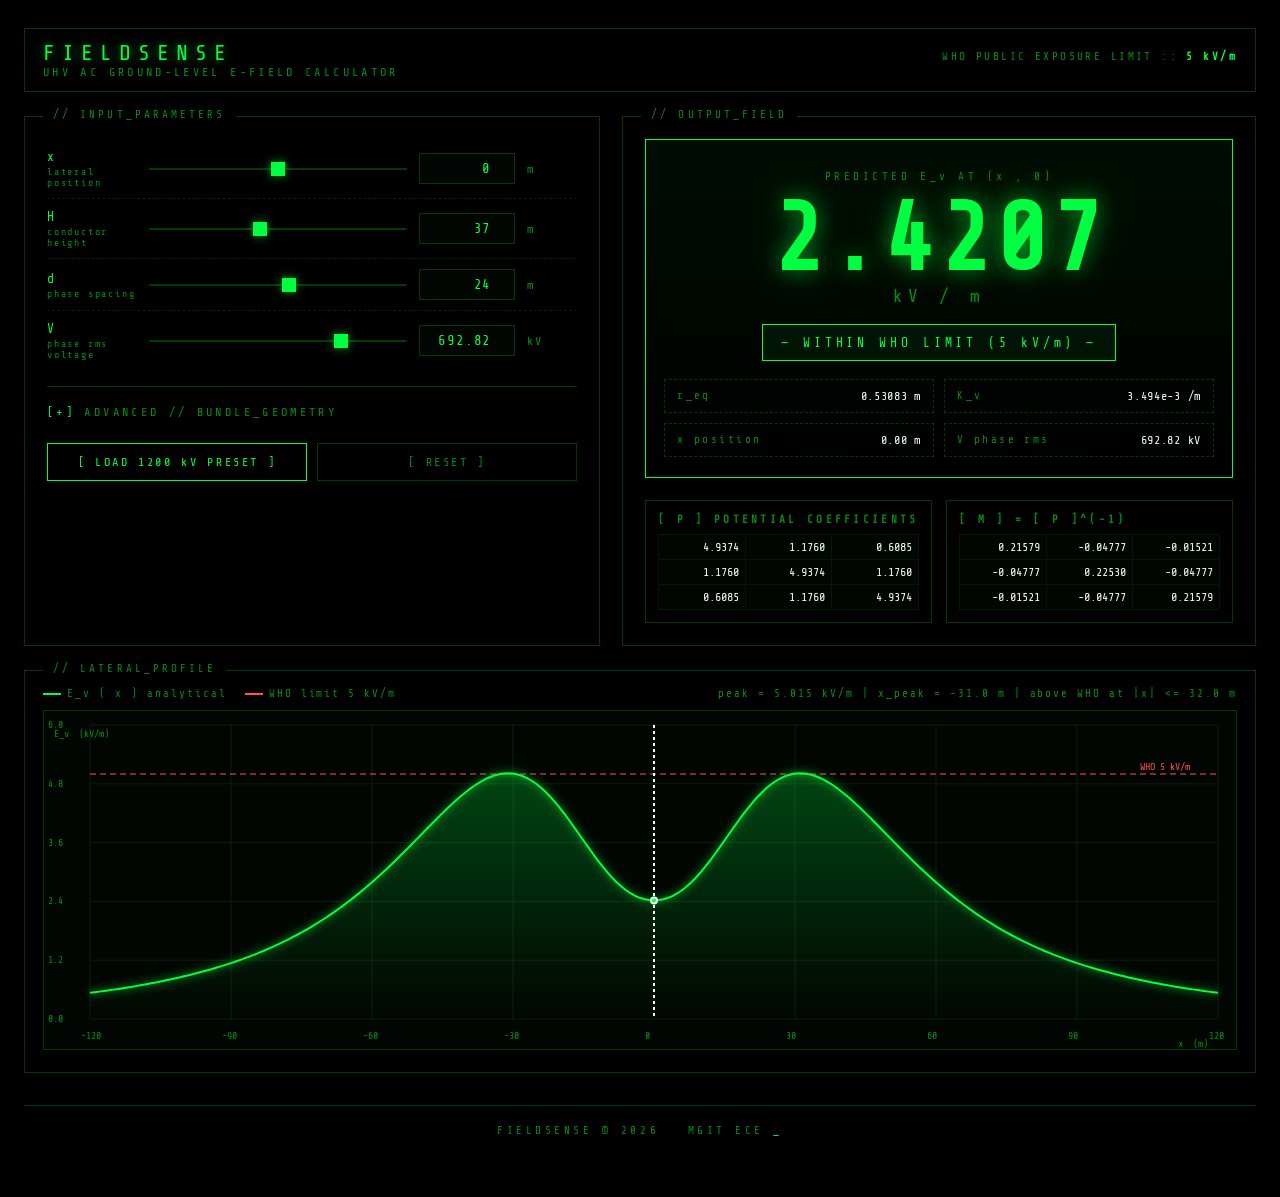
<file: project/index.html>
<!doctype html>
<html lang="en">
<head>
<meta charset="utf-8" />
<meta name="viewport" content="width=device-width,initial-scale=1" />
<title>FieldSense // UHV E-Field Calculator</title>
<link rel="preconnect" href="https://fonts.googleapis.com">
<link rel="preconnect" href="https://fonts.gstatic.com" crossorigin>
<link href="https://fonts.googleapis.com/css2?family=Share+Tech+Mono&display=swap" rel="stylesheet">
<style>
:root{
  --bg:#000;
  --green:#00FF41;
  --dim:#003B00;
  --accent:#008F11;
  --ghost:#F0FFF0;
  --panel:#06090604;
  --panel-solid:#070A07;
  --warn:#FF5252;
  --warn-dim:#3a0a0a;
}
*{box-sizing:border-box;margin:0;padding:0}
html,body{
  background:#000;color:var(--green);
  font-family:'Share Tech Mono','Courier New',monospace;
  min-height:100vh;overflow-x:hidden;
  cursor:url("data:image/svg+xml;utf8,<svg xmlns='http://www.w3.org/2000/svg' width='20' height='20' viewBox='0 0 20 20'><line x1='10' y1='0' x2='10' y2='20' stroke='%2300FF41' stroke-width='1'/><line x1='0' y1='10' x2='20' y2='10' stroke='%2300FF41' stroke-width='1'/><circle cx='10' cy='10' r='2' fill='none' stroke='%2300FF41' stroke-width='1'/></svg>") 10 10, crosshair;
}
::-webkit-scrollbar{width:8px;height:8px}
::-webkit-scrollbar-track{background:#000}
::-webkit-scrollbar-thumb{background:var(--dim)}
::-webkit-scrollbar-thumb:hover{background:var(--accent)}
::selection{background:var(--green);color:#000}

#bg{
  position:fixed;inset:0;z-index:-1;display:block;
  width:100vw;height:100vh;
}

main{
  max-width:1280px;margin:0 auto;
  padding:28px 24px 60px;
}

header.bar{
  display:flex;align-items:baseline;justify-content:space-between;
  padding:12px 18px;border:1px solid var(--dim);
  background:rgba(0,0,0,.6);backdrop-filter:blur(2px);
  margin-bottom:24px;
}
header .brand{
  font-size:22px;letter-spacing:.32em;color:var(--green);
  text-shadow:0 0 12px rgba(0,255,65,.6);
}
header .tag{
  color:var(--accent);font-size:12px;letter-spacing:.28em;
}
header .who-note{
  color:var(--accent);font-size:11px;letter-spacing:.22em;
}
header .who-note b{color:var(--green)}

.grid{
  display:grid;
  grid-template-columns: minmax(340px, 1fr) minmax(380px, 1.1fr);
  gap:22px;
}
@media(max-width:980px){.grid{grid-template-columns:1fr}}

.card{
  border:1px solid var(--dim);
  background:rgba(0,0,0,.72);
  padding:22px;
  position:relative;
}
.card::before{
  content:"// "attr(data-tag);
  position:absolute;top:-9px;left:18px;
  background:#000;padding:0 10px;
  color:var(--accent);font-size:11px;letter-spacing:.28em;
}

/* ===== inputs ===== */
.field{
  display:grid;grid-template-columns:90px 1fr 96px 50px;
  align-items:center;gap:12px;
  padding:10px 0;border-bottom:1px dashed #0a1f0a;
}
.field:last-child{border-bottom:none}
.field label{
  color:var(--green);font-size:13px;letter-spacing:.18em;
}
.field label small{
  display:block;color:var(--accent);font-size:10px;letter-spacing:.18em;
  margin-top:2px;
}
.field input[type=number]{
  background:#020602;color:var(--green);
  border:1px solid var(--dim);
  font-family:inherit;font-size:14px;letter-spacing:.06em;
  padding:7px 8px;text-align:right;
  outline:none;width:100%;
}
.field input[type=number]:focus{
  border-color:var(--green);
  box-shadow:0 0 12px rgba(0,255,65,.4);
}
.field .unit{color:var(--accent);font-size:12px;letter-spacing:.18em}

/* range slider — webkit */
input[type=range]{
  -webkit-appearance:none;appearance:none;
  width:100%;background:transparent;height:22px;cursor:inherit;
}
input[type=range]::-webkit-slider-runnable-track{
  height:2px;background:var(--dim);
}
input[type=range]::-moz-range-track{
  height:2px;background:var(--dim);
}
input[type=range]::-webkit-slider-thumb{
  -webkit-appearance:none;appearance:none;
  width:14px;height:14px;margin-top:-6px;border-radius:0;
  background:var(--green);border:1px solid var(--green);
  box-shadow:0 0 10px rgba(0,255,65,.6);
}
input[type=range]::-moz-range-thumb{
  width:14px;height:14px;border-radius:0;border:1px solid var(--green);
  background:var(--green);box-shadow:0 0 10px rgba(0,255,65,.6);
}

.advanced{
  margin-top:16px;border-top:1px solid var(--dim);padding-top:12px;
}
.advanced summary{
  cursor:inherit;color:var(--accent);font-size:12px;letter-spacing:.28em;
  list-style:none;padding:6px 0;user-select:none;
}
.advanced summary::-webkit-details-marker{display:none}
.advanced summary::before{content:"[+] ";color:var(--green)}
.advanced[open] summary::before{content:"[-] ";color:var(--green)}

.actions{
  display:flex;gap:10px;margin-top:18px;flex-wrap:wrap;
}
.btn{
  flex:1;min-width:140px;
  background:transparent;color:var(--green);
  border:1px solid var(--green);
  font-family:inherit;font-size:12px;letter-spacing:.22em;
  padding:11px 16px;cursor:inherit;text-align:center;
  transition:background .2s,color .2s,box-shadow .2s;
}
.btn:hover{background:var(--green);color:#000;box-shadow:0 0 14px rgba(0,255,65,.5)}
.btn.ghost{border-color:var(--dim);color:var(--accent)}
.btn.ghost:hover{background:var(--dim);color:var(--green);box-shadow:none}

/* ===== output ===== */
.readout{
  display:flex;flex-direction:column;align-items:center;
  padding:30px 18px 20px;
  border:1px solid var(--green);
  background:linear-gradient(180deg,rgba(0,255,65,.05),rgba(0,0,0,0));
  position:relative;
}
.readout .lbl{
  font-size:11px;letter-spacing:.32em;color:var(--accent);
}
.readout .big{
  font-size:clamp(56px,9vw,96px);
  letter-spacing:.04em;color:var(--green);
  text-shadow:0 0 22px rgba(0,255,65,.55),0 0 50px rgba(0,255,65,.25);
  line-height:1.05;margin-top:6px;font-weight:700;
}
.readout .unit-big{color:var(--accent);font-size:18px;letter-spacing:.3em;margin-top:-4px}

.status{
  margin-top:18px;padding:10px 18px;
  font-size:13px;letter-spacing:.3em;
  border:1px solid var(--green);color:var(--green);
  background:rgba(0,255,65,.06);
}
.status.exceeded{
  border-color:var(--warn);color:var(--warn);
  background:rgba(255,80,80,.08);
  text-shadow:0 0 10px rgba(255,80,80,.5);
  animation:warnPulse 1s ease-in-out infinite;
}
@keyframes warnPulse{
  0%,100%{box-shadow:0 0 0 rgba(255,80,80,0)}
  50%{box-shadow:0 0 22px rgba(255,80,80,.55)}
}

.subreads{
  display:grid;grid-template-columns:1fr 1fr;gap:10px;margin-top:18px;width:100%;
}
.subreads div{
  border:1px dashed var(--dim);
  padding:9px 12px;font-size:12px;color:var(--ghost);
  display:flex;justify-content:space-between;letter-spacing:.06em;
}
.subreads div span:first-child{color:var(--accent);letter-spacing:.22em;font-size:11px}

/* ===== matrix panels ===== */
.matrices{
  margin-top:22px;display:grid;grid-template-columns:1fr 1fr;gap:14px;
}
@media(max-width:600px){.matrices{grid-template-columns:1fr}}
.mat{
  border:1px solid var(--dim);padding:12px;
}
.mat h4{
  color:var(--accent);font-size:11px;letter-spacing:.3em;margin-bottom:8px;
}
.mat table{
  width:100%;border-collapse:collapse;font-size:12px;color:var(--ghost);
}
.mat td{
  padding:5px 6px;text-align:right;
  border:1px solid #051705;background:#020602;
  font-variant-numeric:tabular-nums;
}

/* ===== chart ===== */
.chart-wrap{
  margin-top:24px;
  border:1px solid var(--dim);background:rgba(0,0,0,.75);
  padding:16px 18px 22px;position:relative;
}
.chart-wrap::before{
  content:"// LATERAL_PROFILE";
  position:absolute;top:-9px;left:18px;
  background:#000;padding:0 10px;
  color:var(--accent);font-size:11px;letter-spacing:.28em;
}
.chart-meta{
  display:flex;justify-content:space-between;align-items:center;
  margin-bottom:10px;flex-wrap:wrap;gap:10px;
}
.chart-meta .legend{
  display:flex;gap:18px;font-size:11px;letter-spacing:.18em;color:var(--accent);
}
.chart-meta .legend i{
  display:inline-block;width:18px;height:2px;background:var(--green);
  vertical-align:middle;margin-right:6px;
}
.chart-meta .legend i.warn{background:var(--warn)}
.chart-meta .info{color:var(--accent);font-size:11px;letter-spacing:.18em}
#chart{width:100%;height:340px;display:block;background:#020602;border:1px solid var(--dim)}

footer{
  margin-top:32px;text-align:center;color:var(--accent);
  font-size:11px;letter-spacing:.32em;padding-top:18px;border-top:1px solid var(--dim);
}
footer .cur{color:var(--green);animation:blink 1s steps(2,start) infinite}
@keyframes blink{50%{opacity:0}}
</style>
</head>
<body>

<canvas id="bg"></canvas>

<main>
  <header class="bar">
    <div>
      <div class="brand">FIELDSENSE</div>
      <div class="tag">UHV AC GROUND-LEVEL E-FIELD CALCULATOR</div>
    </div>
    <div class="who-note">WHO PUBLIC EXPOSURE LIMIT :: <b>5 kV/m</b></div>
  </header>

  <div class="grid">

    <!-- INPUT CARD -->
    <section class="card" data-tag="INPUT_PARAMETERS">
      <div id="inputs"></div>

      <details class="advanced">
        <summary>ADVANCED // BUNDLE_GEOMETRY</summary>
        <div id="advInputs"></div>
      </details>

      <div class="actions">
        <button class="btn" id="presetBtn">[ LOAD 1200 kV PRESET ]</button>
        <button class="btn ghost" id="resetBtn">[ RESET ]</button>
      </div>
    </section>

    <!-- OUTPUT CARD -->
    <section class="card" data-tag="OUTPUT_FIELD">
      <div class="readout">
        <div class="lbl">PREDICTED  E_v  AT (x , 0)</div>
        <div class="big" id="outE">0.000</div>
        <div class="unit-big">kV / m</div>
        <div class="status" id="outStatus">— WITHIN LIMIT —</div>

        <div class="subreads">
          <div><span>r_eq</span><span id="outReq">—</span></div>
          <div><span>K_v</span><span id="outKv">—</span></div>
          <div><span>x position</span><span id="outX">—</span></div>
          <div><span>V phase rms</span><span id="outV">—</span></div>
        </div>
      </div>

      <div class="matrices">
        <div class="mat">
          <h4>[ P ] POTENTIAL COEFFICIENTS</h4>
          <table id="matP"></table>
        </div>
        <div class="mat">
          <h4>[ M ] = [ P ]^(-1)</h4>
          <table id="matM"></table>
        </div>
      </div>
    </section>
  </div>

  <!-- CHART -->
  <div class="chart-wrap">
    <div class="chart-meta">
      <div class="legend">
        <span><i></i>E_v ( x )  analytical</span>
        <span><i class="warn"></i>WHO limit 5 kV/m</span>
      </div>
      <div class="info" id="chartInfo">peak = — kV/m   |   x_peak = — m</div>
    </div>
    <canvas id="chart"></canvas>
  </div>

  <footer>FIELDSENSE &copy; 2026 &nbsp; MGIT ECE <span class="cur">_</span></footer>
</main>

<script>
/* ================================================================
   ANALYTICAL ENGINE  (port of analytical.py to JavaScript)
   ================================================================ */
function bundleEquivalentRadius(N, r, R){
  return Math.pow(N * r * Math.pow(R, N-1), 1/N);
}

function potentialMatrix(coords, r_eq){
  const n = coords.length;
  const P = [];
  for(let i=0;i<n;i++){
    const row = [];
    const [xi, yi] = coords[i];
    for(let j=0;j<n;j++){
      const [xj, yj] = coords[j];
      if(i===j) row.push(Math.log(2*yi / r_eq));
      else {
        const A = Math.hypot(xi-xj, yi-yj);
        const I = Math.hypot(xi-xj, yi+yj);
        row.push(Math.log(I/A));
      }
    }
    P.push(row);
  }
  return P;
}

/* 3x3 matrix inverse via adjugate / determinant */
function invert3x3(m){
  const a=m[0][0], b=m[0][1], c=m[0][2];
  const d=m[1][0], e=m[1][1], f=m[1][2];
  const g=m[2][0], h=m[2][1], i=m[2][2];
  const det = a*(e*i - f*h) - b*(d*i - f*g) + c*(d*h - e*g);
  if(Math.abs(det) < 1e-15) return null;
  const inv = [
    [(e*i - f*h)/det, (c*h - b*i)/det, (b*f - c*e)/det],
    [(f*g - d*i)/det, (a*i - c*g)/det, (c*d - a*f)/det],
    [(d*h - e*g)/det, (b*g - a*h)/det, (a*e - b*d)/det],
  ];
  return inv;
}

function fieldK(xEval, coords){
  return coords.map(([xi,yi]) => -2*yi / ((xEval-xi)*(xEval-xi) + yi*yi));
}

function matTtimesVec(M, K){
  /* M^T * K  for a square M */
  const n = M.length;
  const out = new Array(n).fill(0);
  for(let j=0;j<n;j++)
    for(let i=0;i<n;i++)
      out[j] += M[i][j] * K[i];
  return out;
}

function computeEv(p){
  const { x, H, d, V, N, R, r } = p;
  const r_eq = bundleEquivalentRadius(N, r, R);
  const coords = [[-d, H], [0, H], [d, H]];
  const P = potentialMatrix(coords, r_eq);
  const M = invert3x3(P);
  const K = fieldK(x, coords);
  const Kv = matTtimesVec(M, K);
  const [k1, k2, k3] = Kv;
  const Kv_s = Math.sqrt(Math.max(0,
    k1*k1 + k2*k2 + k3*k3 - k1*k2 - k2*k3 - k3*k1
  ));
  return { r_eq, P, M, K, Kv, K_v: Kv_s, E_v: Kv_s * V, coords };
}

/* ================================================================
   STATE  +  INPUT  WIDGETS
   ================================================================ */
const DEFAULTS = {
  x: 0,
  H: 37,
  d: 24,
  V: +(1200/Math.sqrt(3)).toFixed(3),
  N: 8,
  R: 0.6,
  r: 0.02815,
};
const STATE = { ...DEFAULTS };

const PRIMARY = [
  { key:"x", label:"x", desc:"lateral position", min:-150, max:150, step:0.5, unit:"m"  },
  { key:"H", label:"H", desc:"conductor height", min:5,    max:80,  step:0.5, unit:"m"  },
  { key:"d", label:"d", desc:"phase spacing",    min:5,    max:40,  step:0.5, unit:"m"  },
  { key:"V", label:"V", desc:"phase rms voltage",min:50,   max:900, step:0.5, unit:"kV" },
];
const ADVANCED = [
  { key:"N", label:"N", desc:"sub-conductors / bundle", min:1, max:12,  step:1,     unit:""  },
  { key:"R", label:"R", desc:"bundle radius",           min:0.05, max:1.5, step:0.01, unit:"m" },
  { key:"r", label:"r", desc:"sub-conductor radius",    min:0.005, max:0.05, step:0.001, unit:"m" },
];

function makeField(group, def){
  const row = document.createElement("div");
  row.className = "field";
  row.innerHTML = `
    <label>${def.label}<small>${def.desc}</small></label>
    <input type="range" data-key="${def.key}" min="${def.min}" max="${def.max}" step="${def.step}" value="${STATE[def.key]}">
    <input type="number" data-key="${def.key}" min="${def.min}" max="${def.max}" step="${def.step}" value="${STATE[def.key]}">
    <div class="unit">${def.unit}</div>
  `;
  group.appendChild(row);

  const rng = row.querySelector("input[type=range]");
  const num = row.querySelector("input[type=number]");
  function sync(val){
    const v = +val;
    STATE[def.key] = v;
    rng.value = v;
    num.value = v;
    update();
  }
  rng.addEventListener("input", e => sync(e.target.value));
  num.addEventListener("input", e => sync(e.target.value));
}

const grpPrimary  = document.getElementById("inputs");
const grpAdvanced = document.getElementById("advInputs");
PRIMARY.forEach(d => makeField(grpPrimary,  d));
ADVANCED.forEach(d => makeField(grpAdvanced, d));

document.getElementById("presetBtn").addEventListener("click", () => loadAll(DEFAULTS));
document.getElementById("resetBtn").addEventListener("click",  () => loadAll(DEFAULTS));

function loadAll(src){
  Object.assign(STATE, src);
  document.querySelectorAll("input[type=range],input[type=number]").forEach(el=>{
    const k = el.dataset.key;
    if(k in STATE) el.value = STATE[k];
  });
  update();
}

/* ================================================================
   RENDER  OUTPUT
   ================================================================ */
const outE      = document.getElementById("outE");
const outStatus = document.getElementById("outStatus");
const outReq    = document.getElementById("outReq");
const outKv     = document.getElementById("outKv");
const outX      = document.getElementById("outX");
const outV      = document.getElementById("outV");
const matPEl    = document.getElementById("matP");
const matMEl    = document.getElementById("matM");

function renderMatrix(el, M, digits){
  let html = "";
  for(const row of M){
    html += "<tr>";
    for(const v of row){
      html += `<td>${v.toFixed(digits)}</td>`;
    }
    html += "</tr>";
  }
  el.innerHTML = html;
}

const WHO = 5.0;

function update(){
  const res = computeEv(STATE);
  const E = res.E_v;

  outE.textContent   = E.toFixed(4);
  outReq.textContent = res.r_eq.toFixed(5) + " m";
  outKv.textContent  = res.K_v.toExponential(3) + " /m";
  outX.textContent   = STATE.x.toFixed(2) + " m";
  outV.textContent   = STATE.V.toFixed(2) + " kV";

  if(E > WHO){
    outStatus.textContent = "⚠ EXCEEDS WHO LIMIT (" + WHO + " kV/m)";
    outStatus.classList.add("exceeded");
  } else {
    outStatus.textContent = "— WITHIN WHO LIMIT (" + WHO + " kV/m) —";
    outStatus.classList.remove("exceeded");
  }

  renderMatrix(matPEl, res.P, 4);
  renderMatrix(matMEl, res.M, 5);

  drawChart();
}

/* ================================================================
   LATERAL PROFILE CHART
   ================================================================ */
const chart = document.getElementById("chart");
const cctx  = chart.getContext("2d");
const chartInfo = document.getElementById("chartInfo");

function sizeChart(){
  const dpr = Math.min(window.devicePixelRatio || 1, 2);
  const w = chart.clientWidth, h = chart.clientHeight;
  chart.width  = w * dpr;
  chart.height = h * dpr;
  cctx.setTransform(dpr,0,0,dpr,0,0);
}
window.addEventListener("resize", () => { sizeChart(); drawChart(); });

function drawChart(){
  sizeChart();
  const w = chart.clientWidth, h = chart.clientHeight;
  const padL=46, padR=18, padT=14, padB=30;
  const plotW = w - padL - padR;
  const plotH = h - padT - padB;

  /* compute profile */
  const xMin = -120, xMax = 120, N = 240;
  const xs = new Array(N+1), ys = new Array(N+1);
  let yMax = 0, yPeak = 0, xPeakPos = 0;
  for(let i=0;i<=N;i++){
    const x = xMin + (xMax-xMin)*i/N;
    const res = computeEv({ ...STATE, x });
    xs[i] = x; ys[i] = res.E_v;
    if(res.E_v > yMax) yMax = res.E_v;
    if(res.E_v > yPeak){ yPeak = res.E_v; xPeakPos = x; }
  }
  /* round yMax up */
  const yScaleMax = Math.max(WHO*1.1, Math.ceil(yMax * 1.15));

  /* clear */
  cctx.fillStyle = "#020602";
  cctx.fillRect(0,0,w,h);

  /* gridlines */
  cctx.strokeStyle = "#0a1f0a";
  cctx.lineWidth = 1;
  cctx.font = "10px 'Share Tech Mono', monospace";
  cctx.fillStyle = "#008F11";

  const xTicks = [-120,-90,-60,-30,0,30,60,90,120];
  xTicks.forEach(t => {
    const px = padL + (t-xMin)/(xMax-xMin)*plotW;
    cctx.beginPath(); cctx.moveTo(px, padT); cctx.lineTo(px, padT+plotH); cctx.stroke();
    cctx.fillText(t+"", px-9, h-10);
  });
  const ySteps = 5;
  for(let i=0;i<=ySteps;i++){
    const v = yScaleMax * i/ySteps;
    const py = padT + plotH - (v/yScaleMax)*plotH;
    cctx.beginPath(); cctx.moveTo(padL, py); cctx.lineTo(padL+plotW, py); cctx.stroke();
    cctx.fillText(v.toFixed(1), 4, py+3);
  }

  /* axes labels */
  cctx.fillStyle = "#008F11";
  cctx.fillText("x  (m)", padL+plotW-40, h-2);
  cctx.save();
  cctx.translate(10, padT+12);
  cctx.fillText("E_v  (kV/m)", 0, 0);
  cctx.restore();

  /* WHO limit line */
  if(WHO <= yScaleMax){
    const py = padT + plotH - (WHO/yScaleMax)*plotH;
    cctx.strokeStyle = "#FF5252";
    cctx.setLineDash([6,4]);
    cctx.beginPath(); cctx.moveTo(padL, py); cctx.lineTo(padL+plotW, py); cctx.stroke();
    cctx.setLineDash([]);
    cctx.fillStyle = "#FF5252";
    cctx.fillText("WHO 5 kV/m", padL+plotW-78, py-4);
  }

  /* fill area under curve */
  cctx.beginPath();
  for(let i=0;i<=N;i++){
    const px = padL + (xs[i]-xMin)/(xMax-xMin)*plotW;
    const py = padT + plotH - (Math.min(ys[i],yScaleMax)/yScaleMax)*plotH;
    if(i===0) cctx.moveTo(px,py); else cctx.lineTo(px,py);
  }
  cctx.lineTo(padL+plotW, padT+plotH);
  cctx.lineTo(padL,        padT+plotH);
  cctx.closePath();
  const grad = cctx.createLinearGradient(0, padT, 0, padT+plotH);
  grad.addColorStop(0, "rgba(0,255,65,0.30)");
  grad.addColorStop(1, "rgba(0,255,65,0)");
  cctx.fillStyle = grad;
  cctx.fill();

  /* curve */
  cctx.strokeStyle = "#00FF41";
  cctx.lineWidth = 2;
  cctx.shadowColor = "#00FF41";
  cctx.shadowBlur = 8;
  cctx.beginPath();
  for(let i=0;i<=N;i++){
    const px = padL + (xs[i]-xMin)/(xMax-xMin)*plotW;
    const py = padT + plotH - (Math.min(ys[i],yScaleMax)/yScaleMax)*plotH;
    if(i===0) cctx.moveTo(px,py); else cctx.lineTo(px,py);
  }
  cctx.stroke();
  cctx.shadowBlur = 0;

  /* current-x marker */
  const mx = padL + (STATE.x-xMin)/(xMax-xMin)*plotW;
  if(STATE.x >= xMin && STATE.x <= xMax){
    cctx.strokeStyle = "#F0FFF0";
    cctx.setLineDash([3,3]);
    cctx.beginPath(); cctx.moveTo(mx, padT); cctx.lineTo(mx, padT+plotH); cctx.stroke();
    cctx.setLineDash([]);
    /* dot at current value */
    const curRes = computeEv(STATE);
    const my = padT + plotH - (Math.min(curRes.E_v,yScaleMax)/yScaleMax)*plotH;
    cctx.fillStyle = "#F0FFF0";
    cctx.beginPath(); cctx.arc(mx, my, 4, 0, Math.PI*2); cctx.fill();
    cctx.fillStyle = "#00FF41";
    cctx.beginPath(); cctx.arc(mx, my, 2, 0, Math.PI*2); cctx.fill();
  }

  chartInfo.textContent =
    "peak = " + yPeak.toFixed(3) + " kV/m   |   x_peak = " + xPeakPos.toFixed(1) + " m"
    + "   |   above WHO at  |x| <= " +
    (function(){
      let edge = null;
      for(let i=0;i<=N;i++){ if(ys[i] >= WHO){ edge = Math.max(edge||0, Math.abs(xs[i])); } }
      return edge==null ? "—" : edge.toFixed(1) + " m";
    })();
}

/* ================================================================
   BACKGROUND  CANVAS  (tower + light rain + field lines)
   ================================================================ */
(() => {
  const cv = document.getElementById("bg");
  const cx = cv.getContext("2d", { alpha:false });
  let W=0, H=0, DPR=Math.min(window.devicePixelRatio||1,2);

  const FONT = 14;
  const CHARS = "アイウエオカキクケコサシスセソタチツテトナニABCDEF0123456789+*/<>=";
  let cols, drops;
  function initRain(){
    cols = Math.floor(W / FONT);
    drops = new Float32Array(cols);
    for(let i=0;i<cols;i++) drops[i] = Math.random()*H;
  }
  function resize(){
    W = window.innerWidth; H = window.innerHeight;
    cv.style.width=W+"px"; cv.style.height=H+"px";
    cv.width=Math.floor(W*DPR); cv.height=Math.floor(H*DPR);
    cx.setTransform(DPR,0,0,DPR,0,0);
    initRain();
  }
  window.addEventListener("resize", resize);
  resize();

  let tPhase = 0;
  function geom(){
    const cxv = W*0.5, baseY = H, topY = H*0.18;
    const baseW = Math.min(150, W*0.13), topW = baseW*0.22;
    const segs = 12;
    const armY = topY + 22;
    const armLen = Math.min(W*0.35, 320);
    const phases = [
      { x:cxv - armLen*0.78, y:armY+8 },
      { x:cxv,               y:armY+8 },
      { x:cxv + armLen*0.78, y:armY+8 },
    ];
    return { cxv, baseY, topY, baseW, topW, segs, armY, armLen, phases };
  }

  function drawTower(g){
    const {cxv, baseY, topY, baseW, topW, segs, armY, armLen, phases} = g;
    cx.strokeStyle = "#003B00"; cx.lineWidth = 1.1;
    cx.beginPath();
    cx.moveTo(cxv-baseW/2, baseY); cx.lineTo(cxv-topW/2, topY);
    cx.moveTo(cxv+baseW/2, baseY); cx.lineTo(cxv+topW/2, topY);
    cx.stroke();
    for(let i=0;i<segs;i++){
      const t1=i/segs, t2=(i+1)/segs;
      const y1=baseY-(baseY-topY)*t1, y2=baseY-(baseY-topY)*t2;
      const w1=baseW*(1-t1)+topW*t1, w2=baseW*(1-t2)+topW*t2;
      cx.beginPath();
      cx.moveTo(cxv-w2/2, y2); cx.lineTo(cxv+w2/2, y2);
      cx.moveTo(cxv-w1/2, y1); cx.lineTo(cxv+w2/2, y2);
      cx.moveTo(cxv+w1/2, y1); cx.lineTo(cxv-w2/2, y2);
      cx.stroke();
    }
    cx.beginPath();
    cx.moveTo(cxv-armLen, armY); cx.lineTo(cxv+armLen, armY);
    cx.moveTo(cxv-armLen, armY); cx.lineTo(cxv-topW*0.6, topY+50);
    cx.moveTo(cxv+armLen, armY); cx.lineTo(cxv+topW*0.6, topY+50);
    cx.stroke();
    phases.forEach(p=>{
      cx.strokeStyle="#003B00";
      cx.beginPath(); cx.moveTo(p.x,armY); cx.lineTo(p.x,p.y); cx.stroke();
      cx.fillStyle="#00FF41";
      cx.beginPath(); cx.arc(p.x,p.y,2.2,0,Math.PI*2); cx.fill();
      cx.strokeStyle="rgba(0,255,65,0.12)"; cx.lineWidth=1;
      cx.beginPath(); cx.moveTo(0,p.y); cx.lineTo(W,p.y); cx.stroke();
    });
  }

  function drawField(g){
    tPhase += 0.011;
    const groundY = H*0.97, NL = 9;
    g.phases.forEach((c,idx)=>{
      const ph = idx*(Math.PI*2/3);
      const pulse = 0.5 + 0.5*Math.sin(tPhase + ph);
      const baseA = 0.10 + 0.10*pulse;
      for(let i=0;i<NL;i++){
        const norm = (i/(NL-1))-0.5;
        const angle = norm * Math.PI*0.9;
        const reach = 220 + i*22;
        const endX = c.x + Math.sin(angle)*reach*1.5;
        const endY = groundY;
        const midX = (c.x+endX)/2 + Math.sin(angle)*24;
        const midY = c.y + (endY-c.y)*0.32;
        const fade = 1 - Math.abs(norm)*1.2;
        if(fade<=0) continue;
        cx.strokeStyle = "rgba(0,255,65,"+(baseA*fade).toFixed(3)+")";
        cx.lineWidth = 0.8;
        cx.beginPath();
        cx.moveTo(c.x, c.y);
        cx.quadraticCurveTo(midX, midY, endX, endY);
        cx.stroke();
      }
    });
  }

  function drawRain(){
    cx.fillStyle = "rgba(0,255,65,0.10)";
    cx.font = FONT + "px 'Share Tech Mono', monospace";
    for(let i=0;i<cols;i++){
      const ch = CHARS.charAt((Math.random()*CHARS.length)|0);
      cx.fillText(ch, i*FONT, drops[i]);
      if(drops[i] > H && Math.random() > 0.975) drops[i] = -20;
      drops[i] += FONT * (0.40 + Math.random()*0.5);
    }
  }

  let last = performance.now();
  function loop(now){
    if(now-last < 15){ requestAnimationFrame(loop); return; }
    last = now;
    cx.fillStyle = "rgba(0,0,0,0.22)";
    cx.fillRect(0,0,W,H);
    drawRain();
    const g = geom();
    drawTower(g);
    drawField(g);
    requestAnimationFrame(loop);
  }
  requestAnimationFrame(loop);
})();

/* initial render */
update();
window.addEventListener("load", () => { sizeChart(); drawChart(); });
</script>
</body>
</html>
</file>
